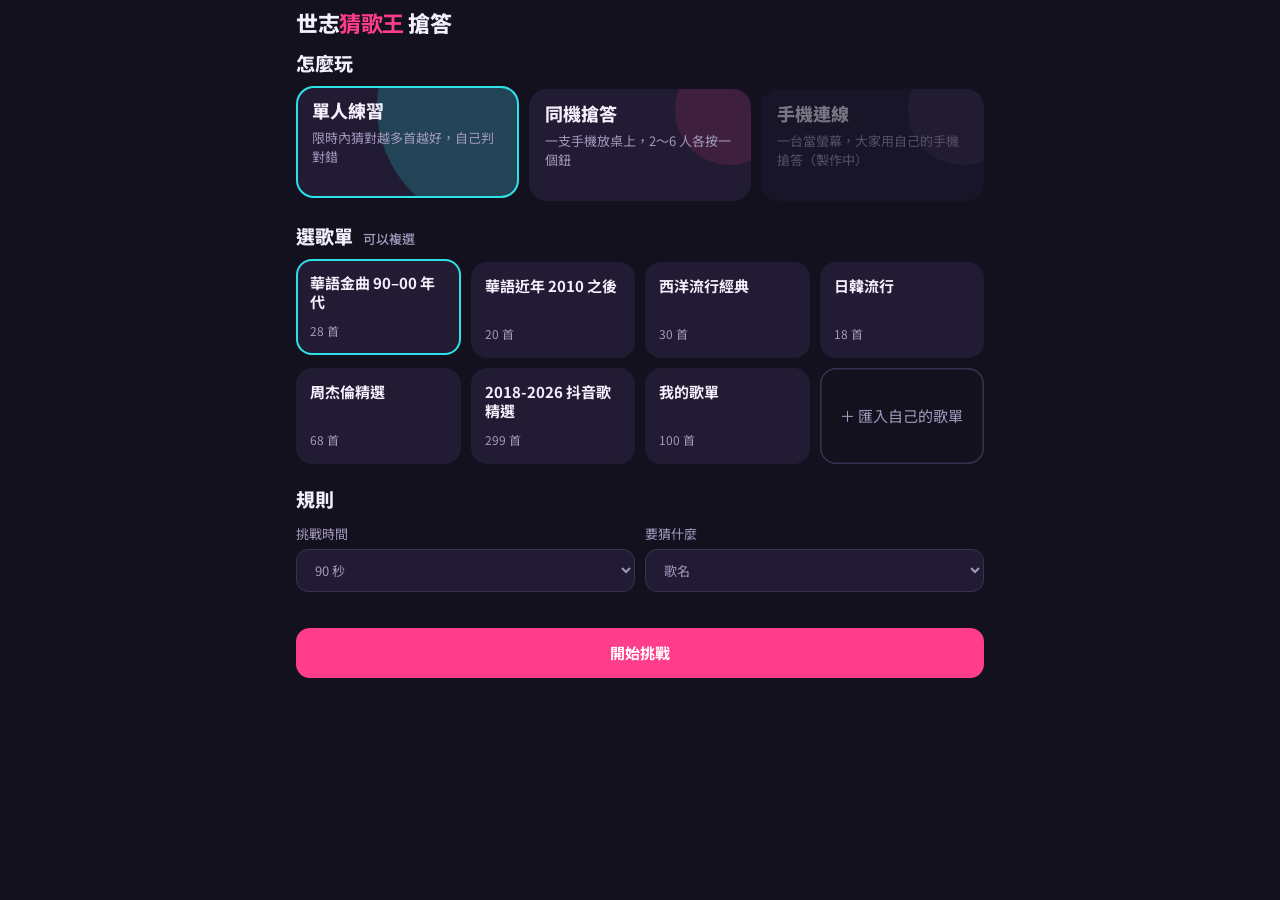
<file: classic.html>
<!doctype html>
<html lang="zh-Hant">
<head>
<meta charset="utf-8">
<meta name="viewport" content="width=device-width,initial-scale=1,viewport-fit=cover,user-scalable=no">
<meta name="theme-color" content="#14111f">
<title>世志猜歌王（舊版）</title>
<link rel="icon" type="image/png" sizes="48x48" href="assets/favicon.png">
<link rel="apple-touch-icon" href="assets/apple-touch-icon.png">
<link rel="preconnect" href="https://fonts.googleapis.com">
<link rel="preconnect" href="https://fonts.gstatic.com" crossorigin>
<link rel="stylesheet" href="https://fonts.googleapis.com/css2?family=Bricolage+Grotesque:opsz,wght@12..96,500;12..96,800&family=Noto+Sans+TC:wght@400;500;700;900&display=swap">
<style>
/* Layout: one-screen phone app. Setup → round (song + buzz pads) → reveal/scoreboard */
:root{
  --ink:#14111f; --surface:#211b33; --line:#3a3152;
  --fg:#f4effc; --muted:#a399bd;
  --pink:#ff3d8b; --cyan:#2de2e6; --sun:#ffd23f; --lime:#9be564; --violet:#a98bff; --orange:#ff9f45;
  --display:"Bricolage Grotesque","Noto Sans TC",system-ui,sans-serif;
  --body:"Noto Sans TC",system-ui,-apple-system,"PingFang TC",sans-serif;
  color-scheme:dark;
}
*{box-sizing:border-box}
html,body{height:100%}
body{margin:0;background:var(--ink);color:var(--fg);font:15px/1.6 var(--body);-webkit-tap-highlight-color:transparent;overscroll-behavior:none}
button,input,select,textarea{font:inherit;color:inherit}
button{cursor:pointer;touch-action:manipulation}
:focus-visible{outline:2px solid var(--cyan);outline-offset:2px}
[hidden]{display:none!important}

.app{min-height:100%;display:flex;flex-direction:column;max-width:720px;margin:0 auto;padding-inline:16px;padding-top:env(safe-area-inset-top,0px);padding-bottom:calc(14px + env(safe-area-inset-bottom,0px))}
header.top{display:flex;align-items:center;justify-content:space-between;gap:12px;padding-block:14px}
.logo{font:800 22px/1 var(--display);letter-spacing:-.02em}
.logo b{color:var(--pink)}
.linkbtn{background:none;border:0;color:var(--muted);padding:6px 4px}

h2{font:800 19px/1.2 var(--display);margin:0;display:flex;align-items:baseline;gap:10px;flex-wrap:wrap}
h2 small{font:500 13px var(--body);color:var(--muted)}
.note{font-size:13px;color:var(--muted);margin:0}
.err{color:var(--pink)}
.btn{border:0;border-radius:14px;padding:13px 22px;font-weight:700;background:var(--fg);color:var(--ink);min-height:50px}
.btn.pink{background:var(--pink);color:#fff}
.btn.ghost{background:transparent;color:var(--fg);box-shadow:inset 0 0 0 1.5px var(--line)}
.btn.small{padding:7px 14px;min-height:38px;border-radius:10px;font-weight:500}
.btn:disabled{opacity:.45}
.row{display:flex;flex-wrap:wrap;gap:10px}
.input{flex:1;min-width:0;background:var(--surface);border:1.5px solid var(--line);border-radius:12px;padding:10px 14px}
.input:focus{border-color:var(--cyan);outline:none}
textarea.input{min-height:150px;resize:vertical;width:100%}

/* ---------- setup ---------- */
.setup{display:flex;flex-direction:column;gap:26px;padding-block:4px 20px}
.block{display:flex;flex-direction:column;gap:12px}
.lists{display:grid;grid-template-columns:repeat(auto-fill,minmax(150px,1fr));gap:10px}
.list{position:relative;text-align:left;border:0;border-radius:16px;padding:14px;min-height:96px;background:var(--surface);display:flex;flex-direction:column;justify-content:space-between;gap:8px;box-shadow:inset 0 0 0 2px transparent}
.list .n{font-weight:700;line-height:1.3}
.list .c{font-size:12px;color:var(--muted)}
.list[aria-pressed="true"]{box-shadow:inset 0 0 0 2px var(--cyan)}
.list .mine{position:absolute;top:10px;right:10px;font-size:11px;color:var(--ink);background:var(--sun);border-radius:6px;padding:0 6px}
.list.add{background:transparent;box-shadow:inset 0 0 0 1.5px var(--line);align-items:center;justify-content:center;color:var(--muted);text-align:center}

.players{display:flex;flex-wrap:wrap;gap:8px}
.chip{display:flex;align-items:center;gap:6px;border-radius:999px;padding:4px 6px 4px 12px;background:var(--surface);font-weight:500}
.chip i{width:10px;height:10px;border-radius:50%;flex:none}
.chip button{border:0;background:var(--line);width:24px;height:24px;border-radius:50%;font-size:12px;line-height:1}
.opts{display:grid;grid-template-columns:repeat(auto-fit,minmax(150px,1fr));gap:10px}
.opt{display:flex;flex-direction:column;gap:4px;font-size:13px;color:var(--muted)}
.opt select{flex:none;width:100%}

/* ---------- import sheet ---------- */
.sheet{position:fixed;inset:0;background:rgba(10,8,16,.7);display:flex;align-items:flex-end;justify-content:center;z-index:20}
.sheet .panel{width:100%;max-width:720px;max-height:92%;overflow:auto;background:var(--ink);border-radius:22px 22px 0 0;padding:20px 16px calc(20px + env(safe-area-inset-bottom,0px));display:flex;flex-direction:column;gap:12px;box-shadow:0 -1px 0 var(--line)}

/* ---------- round ---------- */
.round{flex:1;display:flex;flex-direction:column;gap:14px;min-height:0}
.hud{display:flex;justify-content:space-between;align-items:center;font-size:13px;color:var(--muted);font-variant-numeric:tabular-nums}
.stage{flex:1;display:flex;flex-direction:column;align-items:center;justify-content:center;gap:16px;text-align:center;min-height:240px}
.big{font:800 clamp(28px,7.5vw,42px)/1.1 var(--display);letter-spacing:-.02em;text-wrap:balance;margin:0}
.record{width:min(52vw,210px);aspect-ratio:1;max-width:100%;border-radius:50%;
  background:radial-gradient(circle,var(--pink) 0 14%,var(--ink) 14.5% 16%,transparent 16.5%),
  repeating-radial-gradient(circle,#0c0a13 0 2px,#1d1830 2px 4px);
  box-shadow:0 0 0 6px var(--surface),0 18px 50px -10px rgba(255,61,139,.35)}
.spin{animation:spin 1.8s linear infinite}
.paused .spin{animation-play-state:paused}
@keyframes spin{to{transform:rotate(360deg)}}
.timer{font:800 18px var(--display);font-variant-numeric:tabular-nums;color:var(--muted)}
.bar{width:min(70vw,300px);height:6px;border-radius:3px;background:var(--surface);overflow:hidden}
.bar i{display:block;height:100%;width:0;background:var(--cyan)}

.buzzed{font:800 clamp(30px,9vw,48px)/1.1 var(--display)}
.answer{display:flex;gap:14px;align-items:center;text-align:left;background:var(--surface);border-radius:18px;padding:14px;max-width:100%}
.answer img{width:84px;height:84px;border-radius:12px;flex:none;background:var(--line)}
.answer > div{min-width:0}
.answer .y{font:800 36px/1 var(--display);color:var(--sun);font-variant-numeric:tabular-nums}
.answer .t{font-weight:700;font-size:18px;line-height:1.3}

.pads{display:grid;gap:8px;grid-template-columns:repeat(var(--cols,2),minmax(0,1fr))}
.pad{border:0;border-radius:18px;min-height:clamp(70px,13vh,120px);font:800 20px var(--display);color:#14111f;background:var(--c);display:flex;flex-direction:column;align-items:center;justify-content:center;gap:2px;user-select:none;-webkit-user-select:none;transition:transform .08s,opacity .2s}
.pad:active{transform:scale(.97)}
.pad small{font:500 12px var(--body);opacity:.75}
.pad.out{opacity:.22}
.pad.win{outline:4px solid var(--fg);outline-offset:2px}

.board{display:flex;flex-direction:column;gap:6px;width:100%;max-width:420px}
.score{display:grid;grid-template-columns:12px minmax(0,1fr) auto;gap:10px;align-items:center;background:var(--surface);border-radius:12px;padding:8px 14px;text-align:left}
.score i{width:12px;height:12px;border-radius:50%}
.score b{font:800 20px var(--display);font-variant-numeric:tabular-nums}
.score.lead{box-shadow:inset 0 0 0 2px var(--sun)}
.adj{display:flex;gap:4px}
.adj button{width:30px;height:30px;border-radius:8px;border:0;background:var(--line)}

/* ---------- motion ---------- */
.stage:not([hidden]){animation:enter .38s cubic-bezier(.2,.9,.25,1) both}
@keyframes enter{from{opacity:0;transform:translateY(14px) scale(.98)}}
.disc{position:relative;display:grid;place-items:center}
.disc::before,.disc::after{content:"";position:absolute;inset:0;border-radius:50%;border:2px solid var(--pink);animation:ripple 2.4s ease-out infinite;pointer-events:none}
.disc::after{animation-delay:1.2s;border-color:var(--cyan)}
.paused .disc::before,.paused .disc::after{animation-play-state:paused;opacity:0}
@keyframes ripple{from{transform:scale(1);opacity:.7}to{transform:scale(1.65);opacity:0}}
.bar i{transition:width .25s linear,background .3s}
.bar.hot i{background:var(--pink)}
.timer.hot{color:var(--pink);animation:tick 1s ease-in-out infinite}
@keyframes tick{50%{transform:scale(1.15)}}
.flash{position:fixed;inset:0;pointer-events:none;z-index:30;background:var(--flash,var(--pink));opacity:0}
.flash.go{animation:flash .6s ease-out}
@keyframes flash{0%{opacity:.85}100%{opacity:0}}
.slam{animation:slam .55s cubic-bezier(.2,1.6,.4,1) both}
@keyframes slam{from{transform:scale(2.4) rotate(-6deg);opacity:0}}
.shake{animation:shake .42s}
@keyframes shake{20%,60%{transform:translateX(-10px)}40%,80%{transform:translateX(10px)}}
.answer.flipin{animation:flipin .65s cubic-bezier(.2,.9,.3,1.2) both}
@keyframes flipin{from{transform:perspective(700px) rotateY(-95deg);opacity:0}}
.answer.flipin .t,.answer.flipin .note{animation:enter .4s .5s both}
.pad.win{animation:lit .6s}
@keyframes lit{0%{transform:scale(1.08);filter:brightness(1.35)}}
.pad.pop small{display:inline-block;animation:pop .55s cubic-bezier(.2,1.8,.4,1)}
@keyframes pop{40%{transform:scale(2)}}
.pad.justout{animation:shake .4s}
.score{animation:enter .35s both;animation-delay:calc(var(--i,0) * 70ms)}
.btn{transition:transform .1s,opacity .2s}
.btn:active:not(:disabled){transform:scale(.96)}
.list{transition:transform .18s,box-shadow .2s}
.list[aria-pressed="true"]{transform:translateY(-3px)}
.sheet:not([hidden]) .panel{animation:sheetup .35s cubic-bezier(.2,.9,.25,1) both}
@keyframes sheetup{from{transform:translateY(100%)}}
#fx{position:fixed;inset:0;width:100%;height:100%;pointer-events:none;z-index:31}
.setup > .block:last-child{position:sticky;bottom:0;z-index:5;margin-top:-10px;padding:20px 0 calc(4px + env(safe-area-inset-bottom,0px));background:linear-gradient(transparent,var(--ink) 34%)}

/* ---------- modes ---------- */
.modes{display:grid;grid-template-columns:repeat(3,minmax(0,1fr));gap:10px}
.mode{position:relative;overflow:hidden;text-align:left;border:0;border-radius:18px;padding:16px;min-height:112px;background:var(--surface);display:flex;flex-direction:column;gap:6px;box-shadow:inset 0 0 0 2px transparent;transition:transform .3s cubic-bezier(.2,.9,.25,1),box-shadow .2s}
.mode b{position:relative;font:800 18px/1.2 var(--display)}
.mode span{position:relative;font-size:13px;color:var(--muted);line-height:1.45}
.mode::before{content:"";position:absolute;right:-34px;top:-34px;width:110px;height:110px;border-radius:50%;background:var(--c);opacity:.13;transition:transform .6s cubic-bezier(.2,.9,.25,1),opacity .3s}
.mode[aria-pressed="true"]{box-shadow:inset 0 0 0 2px var(--c);transform:translateY(-3px)}
.mode[aria-pressed="true"]::before{transform:scale(2.2);opacity:.2}
.mode:disabled{opacity:.45;cursor:default}
@media (max-width:540px){.modes{grid-template-columns:1fr}.mode{min-height:0}}

/* ---------- practice ---------- */
.practice{flex:1;display:flex;flex-direction:column;gap:10px;min-height:0}
.phud{display:flex;align-items:flex-end;justify-content:space-between;gap:12px}
.clock{font:800 34px/1 var(--display);font-variant-numeric:tabular-nums;letter-spacing:-.02em;display:inline-block}
.clock.hot{color:var(--pink);animation:tick 1s ease-in-out infinite}
.tally{display:flex;align-items:baseline;gap:8px}
.count{font:800 34px/1 var(--display);color:var(--lime);font-variant-numeric:tabular-nums;display:inline-block}
.count.bump{animation:bump .5s cubic-bezier(.2,1.8,.4,1)}
@keyframes bump{40%{transform:scale(1.7)}}
.streak{align-self:center;font:700 13px/1.6 var(--body);color:var(--ink);background:var(--sun);border-radius:999px;padding:1px 10px}
.streak.on{animation:pop .5s cubic-bezier(.2,1.8,.4,1)}
.tbar{height:8px;border-radius:4px;background:var(--surface);overflow:hidden}
.tbar i{display:block;height:100%;transform-origin:left;background:linear-gradient(90deg,var(--cyan),var(--violet),var(--pink),var(--cyan));background-size:300% 100%;animation:flow 4s linear infinite}
@keyframes flow{to{background-position:300% 0}}
.practice.done .phud,.practice.done .tbar{display:none}

.pstage{flex:1;display:flex;flex-direction:column;align-items:center;justify-content:center;gap:20px;text-align:center;min-height:320px}
.cd{font:800 clamp(120px,38vw,200px)/1 var(--display);letter-spacing:-.04em}
.cd.word{font-size:clamp(56px,16vw,96px);color:var(--sun)}
.cd.go{animation:cdin .75s cubic-bezier(.2,.9,.25,1) both}
@keyframes cdin{0%{transform:scale(2.6);opacity:0;filter:blur(8px)}30%{transform:scale(1);opacity:1;filter:blur(0)}80%{transform:scale(.92);opacity:1}100%{transform:scale(.7);opacity:0}}

.orbwrap{position:relative;width:min(60vw,260px);aspect-ratio:1;display:grid;place-items:center;margin:32px 0}
.orbwrap.in{animation:orbin .5s cubic-bezier(.2,1.5,.4,1) both}
@keyframes orbin{from{transform:scale(.55);opacity:0}}
.orbwrap.out{animation:orbout .28s cubic-bezier(.5,0,.75,0) both}
@keyframes orbout{to{transform:translateX(-45%) scale(.7) rotate(-8deg);opacity:0}}
.viz{position:absolute;left:-30%;top:-30%;width:160%;height:160%;pointer-events:none}
.prog{position:absolute;inset:-12px;border-radius:50%;background:conic-gradient(var(--fg) calc(var(--p,0) * 1turn),rgba(255,255,255,.08) 0);-webkit-mask:radial-gradient(farthest-side,transparent calc(100% - 5px),#000 calc(100% - 4px));mask:radial-gradient(farthest-side,transparent calc(100% - 5px),#000 calc(100% - 4px))}
.orb{position:relative;z-index:1;width:100%;height:100%;border-radius:50%;border:0;color:#fff;
  background:radial-gradient(circle at 34% 28%,#ff8cbb 0,var(--pink) 42%,#a3268c 100%);
  box-shadow:0 24px 70px -14px rgba(255,61,139,.65),inset 0 -14px 34px rgba(40,0,40,.3);
  display:flex;flex-direction:column;align-items:center;justify-content:center;gap:4px;user-select:none;-webkit-user-select:none;
  animation:breathe 1.8s ease-in-out infinite;transition:transform .12s}
@keyframes breathe{50%{transform:scale(1.035)}}
.orb:active{transform:scale(.93);animation-play-state:paused}
.orbwrap .record{position:relative;z-index:1;width:100%;max-width:none}
.orb b{font:800 clamp(24px,6.5vw,32px)/1.1 var(--display)}
.orb small{font-size:13px;opacity:.85}

.card{width:min(100%,380px);background:var(--surface);border-radius:24px;padding:18px 18px 16px;display:flex;flex-direction:column;align-items:center;gap:8px;box-shadow:0 30px 60px -24px rgba(0,0,0,.7)}
.card img{width:min(44vw,176px);aspect-ratio:1;border-radius:16px;background:var(--line);box-shadow:0 16px 36px -14px rgba(0,0,0,.8)}
.card .y{font:800 40px/1 var(--display);color:var(--sun);font-variant-numeric:tabular-nums}
.card .t{font:800 22px/1.25 var(--display);text-wrap:balance}
.card .rt{margin:0;font-weight:700;font-size:13px;color:var(--cyan)}
.card .ask{margin-top:4px}
.card.morph{animation:morph .6s cubic-bezier(.2,.9,.25,1.12) both}
@keyframes morph{from{transform:scale(.3);border-radius:50%;opacity:0;filter:blur(6px)}55%{opacity:1;filter:blur(0)}}
.card.goR{animation:goR .4s cubic-bezier(.5,0,.75,0) both}
@keyframes goR{to{transform:translateX(130%) rotate(16deg);opacity:0}}
.card.goL{animation:goL .4s cubic-bezier(.5,0,.75,0) both}
@keyframes goL{20%{transform:translateX(12px)}to{transform:translate(-40%,60%) rotate(-12deg) scale(.8);opacity:0}}
.judge{display:grid;grid-template-columns:1fr 1fr;gap:10px;width:min(100%,380px)}
.jbtn{min-height:64px;border:0;border-radius:18px;font:800 19px var(--display);transition:transform .1s}
.jbtn:active{transform:scale(.95)}
.jbtn.ok{background:var(--lime);color:var(--ink)}
.jbtn.no{background:transparent;color:var(--fg);box-shadow:inset 0 0 0 2px var(--line)}
.kbd{display:none;margin-left:8px;font:500 12px var(--body);opacity:.6;border:1px solid currentColor;border-radius:5px;padding:0 5px;vertical-align:2px}
@media (hover:hover) and (pointer:fine){.kbd{display:inline-block}}

.plast{min-height:50px;display:flex;justify-content:center}
.ptoast{display:flex;align-items:center;gap:10px;background:var(--surface);border-radius:14px;padding:6px 14px 6px 6px;max-width:100%;font-size:13px}
.ptoast img{width:38px;height:38px;border-radius:8px;flex:none;background:var(--line)}
.ptoast .nm{min-width:0;overflow:hidden;text-overflow:ellipsis;white-space:nowrap}
.ptoast.in{animation:toastin .45s cubic-bezier(.2,1.3,.4,1) both}
@keyframes toastin{from{transform:translateY(16px) scale(.9);opacity:0}}
.m{font-weight:900;flex:none}
.m.right{color:var(--lime)} .m.wrong{color:var(--pink)} .m.skip,.m.timeout{color:var(--muted);font-weight:500}

.result{justify-content:flex-start;gap:16px;padding-top:8px}
.res-n{font:800 clamp(96px,30vw,150px)/.9 var(--display);color:var(--lime);font-variant-numeric:tabular-nums;letter-spacing:-.04em}
.res-l{margin:0;font-weight:700;display:flex;align-items:center;gap:10px;flex-wrap:wrap;justify-content:center}
.pb{display:inline-block;background:var(--sun);color:var(--ink);font-weight:900;border-radius:8px;padding:2px 10px;transform:rotate(-6deg)}
.pb.stamp{animation:stamp .55s .9s cubic-bezier(.2,1.6,.4,1) both}
@keyframes stamp{from{transform:scale(3) rotate(-24deg);opacity:0}}
.stats{display:grid;grid-template-columns:repeat(3,minmax(0,1fr));gap:8px;width:100%;max-width:420px}
.stat{background:var(--surface);border-radius:14px;padding:10px 6px;animation:enter .4s both;animation-delay:calc(.6s + var(--i) * 90ms)}
.stat b{display:block;font:800 22px/1.2 var(--display);font-variant-numeric:tabular-nums}
.stat span{font-size:12px;color:var(--muted)}
.hist{list-style:none;margin:0;padding:0;width:100%;max-width:420px;display:flex;flex-direction:column;gap:6px}
.hist li{display:grid;grid-template-columns:44px 40px minmax(0,1fr) 36px;gap:10px;align-items:center;background:var(--surface);border-radius:12px;padding:6px;text-align:left;animation:enter .35s both;animation-delay:calc(1s + var(--i) * 45ms)}
.hist .m{text-align:center;font-size:13px}
.hist img{width:40px;height:40px;border-radius:8px;background:var(--line)}
.hist .nm{min-width:0;display:flex;flex-direction:column;line-height:1.35}
.hist .nm b,.hist .nm small{overflow:hidden;text-overflow:ellipsis;white-space:nowrap}
.hist .nm small{color:var(--muted)}
.hist button{border:0;background:var(--line);border-radius:10px;width:36px;height:36px;font-size:12px}
.hist button.on{background:var(--cyan);color:var(--ink)}

.shock{position:fixed;width:80px;height:80px;margin:-40px 0 0 -40px;border-radius:50%;border:3px solid var(--c);pointer-events:none;z-index:28;animation:shock .75s cubic-bezier(.1,.8,.3,1) forwards}
@keyframes shock{from{transform:scale(.3);opacity:1}to{transform:scale(6);opacity:0;border-width:1px}}
.float{position:fixed;z-index:32;font:800 24px var(--display);color:var(--lime);pointer-events:none;animation:floatup .9s cubic-bezier(.2,.8,.3,1) forwards}
@keyframes floatup{from{transform:translate(-50%,0) scale(.6);opacity:0}20%{opacity:1;transform:translate(-50%,-12px) scale(1.25)}to{transform:translate(-50%,-64px) scale(1);opacity:0}}
#vig{position:fixed;inset:0;pointer-events:none;z-index:27;box-shadow:inset 0 0 0 0 rgba(255,61,139,0)}
#vig.on{animation:heart 1s ease-in-out infinite}
@keyframes heart{0%,100%{box-shadow:inset 0 0 90px 0 rgba(255,61,139,.12)}15%{box-shadow:inset 0 0 120px 24px rgba(255,61,139,.42)}}

@media (prefers-reduced-motion:reduce){*,*::before,*::after{animation:none!important;transition:none!important}}
</style>
</head>
<body>
<div class="app">
  <header class="top">
    <div class="logo">世志<b>猜歌王</b> 搶答</div>
    <button id="quitBtn" class="linkbtn" hidden>結束這局</button>
  </header>

  <!-- ================= SETUP ================= -->
  <section id="setup" class="setup">
    <div class="block">
      <h2>怎麼玩</h2>
      <div id="modes" class="modes">
        <button class="mode" data-mode="practice" style="--c:var(--cyan)"><b>單人練習</b><span>限時內猜對越多首越好，自己判對錯</span></button>
        <button class="mode" data-mode="party" style="--c:var(--pink)"><b>同機搶答</b><span>一支手機放桌上，2～6 人各按一個鈕</span></button>
        <button class="mode" data-mode="online" style="--c:var(--violet)" disabled><b>手機連線</b><span>一台當螢幕，大家用自己的手機搶答（製作中）</span></button>
      </div>
    </div>

    <div class="block">
      <h2>選歌單 <small>可以複選</small></h2>
      <div id="lists" class="lists"></div>
    </div>

    <div class="block" id="playersBlock">
      <h2>玩家 <small>每人一個搶答鈕，最多 6 人</small></h2>
      <div id="players" class="players"></div>
      <div class="row">
        <input id="newPlayer" class="input" placeholder="輸入名字後按加入" maxlength="8" enterkeyhint="done">
        <button id="addPlayer" class="btn small">加入</button>
      </div>
    </div>

    <div class="block">
      <h2>規則</h2>
      <div class="opts">
        <label class="opt" data-practice>挑戰時間
          <select id="optDur" class="input">
            <option value="60">60 秒</option>
            <option value="90" selected>90 秒</option>
            <option value="120">2 分鐘</option>
            <option value="180">3 分鐘</option>
          </select>
        </label>
        <label class="opt">要猜什麼
          <select id="optGuess" class="input">
            <option value="歌名">歌名</option>
            <option value="歌手">歌手</option>
            <option value="歌名＋歌手">歌名＋歌手</option>
            <option value="年份（差 2 年內算對）">年份（差 2 年內）</option>
          </select>
        </label>
        <label class="opt" data-party>答錯怎麼辦
          <select id="optWrong" class="input">
            <option value="lock">這首不能再搶</option>
            <option value="minus">扣 1 分，可再搶</option>
          </select>
        </label>
        <label class="opt" data-party>獲勝分數
          <select id="optWin" class="input">
            <option value="5">先到 5 分</option>
            <option value="10" selected>先到 10 分</option>
            <option value="0">不設上限</option>
          </select>
        </label>
      </div>
    </div>

    <div class="block">
      <button id="startBtn" class="btn pink">開始遊戲</button>
      <p id="setupMsg" class="note"></p>
    </div>
  </section>

  <!-- ================= ROUND ================= -->
  <section id="round" class="round" hidden>
    <div class="hud"><span id="hudRound">第 1 首</span><span id="hudGuess">猜歌名</span></div>

    <div id="vReady" class="stage">
      <div class="record"></div>
      <p id="readyMsg" class="big">準備好了嗎？</p>
      <button id="playBtn" class="btn pink" disabled>播放下一首</button>
    </div>

    <div id="vPlay" class="stage" hidden>
      <div class="orbwrap"><canvas id="viz2" class="viz" aria-hidden="true"></canvas><div id="prog2" class="prog"></div>
        <div class="record spin"></div></div>
      <div class="bar" id="bar"><i id="barFill"></i></div>
      <div id="timer" class="timer">0:30</div>
      <div class="row" style="justify-content:center">
        <button id="replayBtn" class="btn ghost small">重聽</button>
        <button id="revealBtn" class="btn ghost small">沒人答得出來，看答案</button>
      </div>
    </div>

    <div id="vBuzz" class="stage" hidden>
      <div id="buzzName" class="buzzed">小明 搶答！</div>
      <p class="note" id="buzzHint">請說出答案</p>
      <div class="row" style="justify-content:center">
        <button id="rightBtn" class="btn pink">答對</button>
        <button id="wrongBtn" class="btn ghost">答錯</button>
      </div>
    </div>

    <div id="vReveal" class="stage" hidden>
      <div id="revealHead" class="note"></div>
      <div id="answer" class="answer"></div>
      <div id="board" class="board"></div>
      <button id="nextBtn" class="btn pink">播放下一首</button>
    </div>

    <div id="pads" class="pads"></div>
  </section>

  <!-- ================= PRACTICE ================= -->
  <section id="practice" class="practice" hidden>
    <div class="phud">
      <div id="pClock" class="clock">1:30</div>
      <div class="tally"><span id="pStreak" class="streak" hidden></span><span id="pCount" class="count">0</span><span class="note">首答對</span></div>
    </div>
    <div class="tbar"><i id="pBar"></i></div>

    <div id="pCd" class="pstage">
      <div id="cdNum" class="cd">3</div>
      <p class="note">聽出來就按大圓鈕，看答案後自己判對錯</p>
    </div>

    <div id="pPlay" class="pstage" hidden>
      <div id="orbwrap" class="orbwrap">
        <canvas id="viz" class="viz" aria-hidden="true"></canvas>
        <div id="prog" class="prog"></div>
        <button id="orb" class="orb"><b id="orbLabel">我知道了！</b><small id="orbSub">聽出來就按</small></button>
      </div>
      <button id="skipBtn" class="btn ghost small">跳過這首<span class="kbd">S</span></button>
    </div>

    <div id="pJudge" class="pstage" hidden>
      <div id="pCard" class="card"></div>
      <div class="judge">
        <button id="noBtn" class="jbtn no">沒猜對<span class="kbd">←</span></button>
        <button id="okBtn" class="jbtn ok">猜對了<span class="kbd">→</span></button>
      </div>
    </div>

    <div id="pResult" class="pstage result" hidden></div>
    <div id="pLast" class="plast" aria-live="polite"></div>
  </section>
</div>
<div id="vig"></div>

<!-- ================= IMPORT SHEET ================= -->
<div id="sheet" class="sheet" hidden>
  <div class="panel" role="dialog" aria-labelledby="sheetTitle">
    <h2 id="sheetTitle">匯入歌單</h2>
    <input id="impName" class="input" placeholder="歌單名稱，例如：大學同學" maxlength="20">
    <textarea id="impText" class="input" placeholder="一行一首，寫「歌名 歌手」就好&#10;小幸運 田馥甄&#10;Dancing Queen ABBA&#10;倔強 五月天&#10;&#10;也可以直接貼 Apple Music 歌曲連結"></textarea>
    <div class="row">
      <label class="btn ghost small" style="display:inline-grid;place-items:center">從檔案讀取（.txt / .csv）<input id="impFile" type="file" accept=".txt,.csv,text/plain,text/csv" hidden></label>
    </div>
    <p class="note">朋友可以各自把想放的歌傳給你，貼在一起就好。歌曲會在遊戲中才去 Apple Music 曲庫找，找不到的會自動跳過。</p>
    <div class="row">
      <button id="impSave" class="btn pink">儲存歌單</button>
      <button id="impDelete" class="btn ghost" hidden>刪除這份歌單</button>
      <button id="impCancel" class="btn ghost">取消</button>
    </div>
  </div>
</div>

<div id="flashEl" class="flash"></div>
<canvas id="fx"></canvas>
<audio id="player" preload="auto" playsinline></audio>

<script src="songs-data.js"></script>
<script>
(() => {
const $ = s => document.querySelector(s);
const esc = s => String(s ?? "").replace(/[&<>"']/g, c => ({"&":"&amp;","<":"&lt;",">":"&gt;",'"':"&quot;","'":"&#39;"}[c]));
const store = {
  get(k, d){ try{ const v = localStorage.getItem(k); return v ? JSON.parse(v) : d; }catch{ return d; } },
  set(k, v){ try{ localStorage.setItem(k, JSON.stringify(v)); }catch{} }
};
const shuffle = a => { a = a.slice(); for (let i = a.length - 1; i > 0; i--) { const j = Math.random() * (i + 1) | 0; [a[i], a[j]] = [a[j], a[i]]; } return a; };

/* ---------- built-in playlists: looked up ahead of time by build-songs.js ---------- */
const DATA = window.SONG_DATA || { lists: [] };
const BUILTIN = DATA.lists.filter(l => l.songs && l.songs.length);
const linesOf = txt => txt.split(/\r?\n/).map(s => s.replace(/^\s*\d+[.、)）]\s*/, "").replace(/[,，\t;]+/g, " ").trim()).filter(Boolean);
let custom = store.get("hitsterLists", []);
let selected = new Set(store.get("hitsterSel", []));
const countOf = l => Array.isArray(l.songs) ? l.songs.length : linesOf(l.songs).length;
let players = store.get("hitsterPlayers", ["玩家 1", "玩家 2"]);
const COLORS = ["--pink","--cyan","--sun","--lime","--violet","--orange"];
const colorOf = i => `var(${COLORS[i % COLORS.length]})`;

/* ---------- song lookup: Apple Music first, Deezer as backup ---------- */
let cbN = 0;
function jsonp(url, param = "callback"){
  return new Promise((res, rej) => {
    const name = "hcb" + (++cbN) + "x" + Math.floor(Math.random() * 1e6);
    const s = document.createElement("script");
    const t = setTimeout(() => { cleanup(); rej(new Error("timeout")); }, 9000);
    function cleanup(){ clearTimeout(t); delete window[name]; s.remove(); }
    window[name] = d => { cleanup(); res(d); };
    s.onerror = () => { cleanup(); rej(new Error("script")); };
    s.src = url + (url.includes("?") ? "&" : "?") + param + "=" + name;
    document.head.appendChild(s);
  });
}
async function getJSON(url, jsonpUrl){
  try { return await jsonp(jsonpUrl || url); }
  catch { const r = await fetch(url); if (!r.ok) throw new Error("http " + r.status); return await r.json(); }
}
const norm = s => (s || "").toLowerCase().replace(/[\(\[（【].*?[\)\]）】]/g, "").replace(/\s*-\s*(remaster|live|single|version).*$/i, "").replace(/[^\p{L}\p{N}]/gu, "");

/* Apple */
async function appleSearch(line){
  let m = line.match(/music\.apple\.com\/([a-z]{2})\/.*?(?:[?&]i=|\/song\/[^/]+\/)(\d+)/i);
  if (m) {
    const d = await getJSON(`https://itunes.apple.com/lookup?id=${m[2]}&country=${m[1]}&entity=song`);
    return (d.results || []).find(r => r.previewUrl) || null;
  }
  const d = await getJSON(`https://itunes.apple.com/search?term=${encodeURIComponent(line)}&country=TW&media=music&entity=song&limit=10`);
  const res = (d.results || []).filter(r => r.previewUrl);
  if (!res.length) return null;
  // same song, earliest release → avoids remasters / compilations giving a late year
  const key = norm(res[0].trackName), artist = res[0].artistName;
  const same = res.filter(r => norm(r.trackName) === key && r.artistName === artist && r.releaseDate);
  same.sort((a, b) => a.releaseDate.localeCompare(b.releaseDate));
  return same[0] || res[0];
}

/* Deezer */
const dz = path => { const u = `https://api.deezer.com/${path}`; return getJSON(u, u + (u.includes("?") ? "&" : "?") + "output=jsonp"); };
async function deezerSearch(line){
  if (/music\.apple\.com/i.test(line)) return null;
  const d = await dz(`search?q=${encodeURIComponent(line)}&limit=10`);
  if (d && d.error) throw new Error("deezer");
  const res = (d.data || []).filter(r => r.preview);
  if (!res.length) return null;
  const key = norm(res[0].title), artist = res[0].artist && res[0].artist.name;
  const pick = res.find(r => norm(r.title) === key && r.artist && r.artist.name === artist) || res[0];
  let date = "";
  try { const al = await dz(`album/${pick.album.id}`); date = al.release_date || ""; } catch {}
  return {
    trackName: pick.title, artistName: pick.artist ? pick.artist.name : "",
    releaseDate: date && date !== "0000-00-00" ? date : "",
    previewUrl: pick.preview, artworkUrl100: pick.album ? (pick.album.cover_medium || "") : "", source: "Deezer"
  };
}

let appleDown = false, deezerDown = false;
async function resolve(line){
  if (!appleDown) {
    try { return await appleSearch(line); }
    catch { appleDown = true; console.warn("Apple Music 連不上，改用 Deezer"); }
  }
  if (!deezerDown) {
    try { return await deezerSearch(line); }
    catch { deezerDown = true; }
  }
  const hint = location.protocol.startsWith("http") && window.top === window.self
    ? "Apple Music 和 Deezer 都連不上。請確認網路正常，並關閉廣告封鎖外掛、Brave 防護或 VPN 後再試。"
    : "目前是在預覽視窗或本機檔案中開啟，請改用 GitHub Pages 的網址打開。";
  appleDown = deezerDown = false;   // let "再試一次" try both again
  const e = new Error(hint); e.network = true; throw e;
}

/* ================= SETUP ================= */
function allLists(){ return [...BUILTIN, ...custom]; }
if (!BUILTIN.length) $("#setupMsg").textContent = "還沒有內建歌單資料（songs-data.js）。請到 GitHub 的 Actions 分頁確認「更新歌單並發布網站」已經跑完。";
if (![...selected].some(id => [...BUILTIN, ...custom].some(l => l.id === id)) && BUILTIN[0]) selected.add(BUILTIN[0].id);
function renderLists(){
  $("#lists").innerHTML = allLists().map(l => {
    const n = countOf(l), mine = l.id.startsWith("c-");
    return `<button class="list" data-id="${l.id}" aria-pressed="${selected.has(l.id)}">
      ${mine ? `<span class="mine">自訂</span>` : ""}
      <span class="n">${esc(l.name)}</span><span class="c">${n} 首${mine ? " · 長按編輯" : ""}</span></button>`;
  }).join("") + `<button class="list add" id="addList">＋ 匯入自己的歌單</button>`;
}
let pressT = null, longPressed = false;
$("#lists").addEventListener("pointerdown", e => {
  const b = e.target.closest(".list[data-id^='c-']"); if (!b) return;
  longPressed = false;
  pressT = setTimeout(() => { longPressed = true; openSheet(b.dataset.id); }, 550);
});
["pointerup","pointerleave","pointercancel"].forEach(t => $("#lists").addEventListener(t, () => clearTimeout(pressT)));
$("#lists").addEventListener("contextmenu", e => { if (e.target.closest(".list[data-id^='c-']")) e.preventDefault(); });
$("#lists").addEventListener("click", e => {
  if (e.target.closest("#addList")) return openSheet(null);
  const b = e.target.closest(".list[data-id]"); if (!b || longPressed) return;
  const id = b.dataset.id;
  selected.has(id) ? selected.delete(id) : selected.add(id);
  haptic("tap");
  store.set("hitsterSel", [...selected]); renderLists();
});

/* import sheet */
let editing = null;
function openSheet(id){
  editing = id;
  const l = custom.find(c => c.id === id);
  $("#sheetTitle").textContent = l ? "編輯歌單" : "匯入歌單";
  $("#impName").value = l ? l.name : "";
  $("#impText").value = l ? l.songs : "";
  $("#impDelete").hidden = !l;
  $("#impDelete").textContent = "刪除這份歌單";
  $("#sheet").hidden = false;
}
$("#impCancel").onclick = () => $("#sheet").hidden = true;
$("#sheet").onclick = e => { if (e.target.id === "sheet") $("#sheet").hidden = true; };
$("#impFile").onchange = async e => {
  const f = e.target.files[0]; if (!f) return;
  const t = await f.text();
  $("#impText").value = ($("#impText").value.trim() + "\n" + t).trim();
  if (!$("#impName").value) $("#impName").value = f.name.replace(/\.\w+$/, "");
  e.target.value = "";
};
$("#impSave").onclick = () => {
  const songs = linesOf($("#impText").value).join("\n");
  if (!songs) { $("#impText").focus(); return; }
  const name = $("#impName").value.trim() || `我的歌單 ${custom.length + 1}`;
  if (editing) Object.assign(custom.find(c => c.id === editing), { name, songs });
  else { const id = "c-" + Date.now(); custom.push({ id, name, songs }); selected.add(id); }
  store.set("hitsterLists", custom); store.set("hitsterSel", [...selected]);
  $("#sheet").hidden = true; renderLists();
};
$("#impDelete").onclick = () => {
  const b = $("#impDelete");
  if (b.textContent !== "確定刪除？") { b.textContent = "確定刪除？"; return; }
  custom = custom.filter(c => c.id !== editing); selected.delete(editing);
  store.set("hitsterLists", custom); store.set("hitsterSel", [...selected]);
  $("#sheet").hidden = true; renderLists();
};

/* players */
function renderPlayers(){
  $("#players").innerHTML = players.length
    ? players.map((p, i) => `<span class="chip"><i style="background:${colorOf(i)}"></i>${esc(p)}<button data-rm="${i}" aria-label="移除 ${esc(p)}">✕</button></span>`).join("")
    : `<span class="note">沒有玩家也能玩：只播歌、看答案，不計分。</span>`;
  $("#addPlayer").disabled = players.length >= 6;
  store.set("hitsterPlayers", players);
}
$("#players").onclick = e => { const b = e.target.closest("[data-rm]"); if (b) { players.splice(+b.dataset.rm, 1); renderPlayers(); } };
function addPlayer(){
  const v = $("#newPlayer").value.trim();
  if (!v || players.length >= 6) return;
  players.push(v); $("#newPlayer").value = ""; renderPlayers();
}
$("#addPlayer").onclick = addPlayer;
$("#newPlayer").addEventListener("keydown", e => { if (e.key === "Enter") addPlayer(); });

/* ================= HAPTICS ================= */
// Android: Vibration API with patterns. iPhone (iOS 18+): toggling a hidden switch gives a light tap.
const hapticLabel = (() => {
  const l = document.createElement("label"), i = document.createElement("input");
  i.type = "checkbox"; i.setAttribute("switch", ""); i.tabIndex = -1;
  l.setAttribute("aria-hidden", "true"); l.style.display = "none";
  l.appendChild(i); document.body.appendChild(l); return l;
})();
const canVibrate = typeof navigator.vibrate === "function";
const HAPTIC = {
  tap:     [15],
  start:   [30],
  buzz:    [180],
  wrong:   [70, 60, 70],
  right:   [40, 40, 40, 40, 120],
  tick:    [25],
  win:     [100, 60, 100, 60, 300]
};
function haptic(kind){
  const pat = HAPTIC[kind] || [20];
  if (canVibrate) { try { navigator.vibrate(pat); } catch {} return; }
  // iOS: one light tap per pulse in the pattern
  let t = 0;
  pat.forEach((ms, k) => {
    if (k % 2 === 0) setTimeout(() => { try { hapticLabel.click(); } catch {} }, t);
    t += ms;
  });
}

/* ================= MOTION ================= */
const reduce = matchMedia("(prefers-reduced-motion: reduce)").matches;
const hexOf = i => getComputedStyle(document.documentElement).getPropertyValue(COLORS[i % COLORS.length]).trim();
function restart(el, cls){ el.classList.remove(cls); void el.offsetWidth; el.classList.add(cls); }
function flash(i){ const f = $("#flashEl"); f.style.setProperty("--flash", hexOf(i)); restart(f, "go"); }
function rollYear(el, y){
  const t = +y;
  if (!t || reduce) { el.textContent = y; return; }
  const from = t - 35, dur = 1000, t0 = performance.now();
  (function f(now){
    const p = Math.min(1, (now - t0) / dur), e = 1 - Math.pow(1 - p, 3);
    el.textContent = Math.round(from + (t - from) * e);
    if (p < 1) requestAnimationFrame(f);
  })(t0);
}
const fx = $("#fx"), fctx = fx.getContext("2d");
let parts = [], fxOn = false;
function confetti(colors, n = 110, ox = .5, oy = .42){
  if (reduce) return;
  const dpr = devicePixelRatio || 1;
  fx.width = innerWidth * dpr; fx.height = innerHeight * dpr; fctx.setTransform(dpr, 0, 0, dpr, 0, 0);
  for (let k = 0; k < n; k++) parts.push({
    x: innerWidth * ox + (Math.random() - .5) * 60, y: innerHeight * oy,
    vx: (Math.random() - .5) * 15, vy: -Math.random() * 13 - 5,
    w: Math.random() * 7 + 5, h: Math.random() * 4 + 3, c: colors[k % colors.length],
    a: Math.random() * 6, va: (Math.random() - .5) * .45, life: 0
  });
  if (!fxOn) { fxOn = true; requestAnimationFrame(stepFx); }
}
function stepFx(){
  fctx.clearRect(0, 0, innerWidth, innerHeight);
  parts = parts.filter(p => p.y < innerHeight + 30 && p.life < 260);
  for (const p of parts) {
    p.vy += .42; p.vx *= .985; p.x += p.vx; p.y += p.vy; p.a += p.va; p.life++;
    fctx.save(); fctx.translate(p.x, p.y); fctx.rotate(p.a);
    fctx.fillStyle = p.c; fctx.fillRect(-p.w / 2, -p.h / 2, p.w, p.h * Math.abs(Math.cos(p.a * 1.7)) + 1);
    fctx.restore();
  }
  if (parts.length) requestAnimationFrame(stepFx); else { fxOn = false; fctx.clearRect(0, 0, innerWidth, innerHeight); }
}

/* ================= GAME ================= */
const player = $("#player");
let G = null;
const VIEWS = ["vReady","vPlay","vBuzz","vReveal"];
const show = v => { VIEWS.forEach(x => $("#" + x).hidden = x !== v); if (!P) $("#vig").classList.remove("on"); };

function silentWav(){
  const n = 800, b = new ArrayBuffer(44 + n), v = new DataView(b);
  const w = (o, s) => [...s].forEach((c, i) => v.setUint8(o + i, c.charCodeAt(0)));
  w(0,"RIFF"); v.setUint32(4,36+n,true); w(8,"WAVE"); w(12,"fmt "); v.setUint32(16,16,true); v.setUint16(20,1,true); v.setUint16(22,1,true);
  v.setUint32(24,8000,true); v.setUint32(28,8000,true); v.setUint16(32,1,true); v.setUint16(34,8,true); w(36,"data"); v.setUint32(40,n,true);
  for (let i = 0; i < n; i++) v.setUint8(44 + i, 128);
  return URL.createObjectURL(new Blob([b], { type:"audio/wav" }));
}
let wakeLock = null;
async function keepAwake(){ try { if ("wakeLock" in navigator) wakeLock = await navigator.wakeLock.request("screen"); } catch {} }
document.addEventListener("visibilitychange", () => { if ((G || P) && document.visibilityState === "visible") keepAwake(); });

function buildItems(){
  const seen = new Set(), items = [];
  allLists().filter(l => selected.has(l.id)).forEach(l => {
    if (Array.isArray(l.songs)) l.songs.forEach(x => {
      const k = x.k || x.u; if (seen.has(k)) return; seen.add(k);
      items.push({ ready: { trackName: x.title || x.t, artistName: x.artist || x.a, releaseDate: x.y ? String(x.y) : "", previewUrl: x.u, artworkUrl100: x.art } });
    });
    else linesOf(l.songs).forEach(line => {
      const k = "q:" + line.toLowerCase(); if (seen.has(k)) return; seen.add(k);
      items.push({ line });
    });
  });
  return items;
}

$("#startBtn").onclick = async () => {
  const items = buildItems();
  if (!items.length) { $("#setupMsg").textContent = "請至少選一份歌單。"; return; }
  $("#setupMsg").textContent = "";
  const lines = items;
  try { player.src = silentWav(); await player.play(); player.pause(); } catch {}
  keepAwake();
  if (mode === "practice") return startPractice(items);
  requestAnimationFrame(gFrame);
  G = {
    queue: shuffle(lines), total: lines.length, n: 0, next: null, cur: null,
    scores: players.map(() => 0), locked: new Set(), buzzer: -1,
    guess: $("#optGuess").value, wrong: $("#optWrong").value, win: +$("#optWin").value, over: false
  };
  $("#setup").hidden = true; $("#round").hidden = false; $("#quitBtn").hidden = false;
  $("#hudGuess").textContent = "猜" + G.guess;
  renderPads();
  show("vReady");
  $("#readyMsg").textContent = "準備好了嗎？";
  prepareNext();
};

async function prepareNext(){
  G.next = null;
  $("#playBtn").disabled = true; $("#nextBtn").disabled = true;
  $("#playBtn").textContent = $("#nextBtn").textContent = "找歌中…";
  while (G && G.queue.length) {
    const line = G.queue.shift();
    try {
      const r = line.ready || await resolve(line.line);
      if (r) { G.next = r; break; }
    } catch (e) {
      if (e.network) { G.queue.unshift(line); $("#readyMsg").textContent = e.message; $("#readyMsg").classList.add("err"); show("vReady");
        $("#playBtn").disabled = false; $("#playBtn").textContent = "再試一次"; $("#playBtn").onclick = () => { $("#readyMsg").classList.remove("err"); $("#playBtn").onclick = playNext; prepareNext(); }; return; }
    }
  }
  if (!G) return;
  $("#playBtn").onclick = playNext;
  if (G.over) { $("#playBtn").disabled = $("#nextBtn").disabled = false; $("#nextBtn").textContent = "看最後結果"; return; }
  $("#playBtn").disabled = $("#nextBtn").disabled = false;
  $("#playBtn").textContent = $("#nextBtn").textContent = G.next ? "播放下一首" : "看最後結果";
}

function playNext(){
  haptic("start");
  if (!G.next) return finish();
  G.cur = G.next; G.n++;
  G.locked = new Set(); G.buzzer = -1;
  $("#hudRound").textContent = `第 ${G.n} 首`;
  player.src = G.cur.previewUrl;
  player.currentTime = 0;
  player.play().catch(() => {});
  show("vPlay");
  renderPads();
  prepareNext();
}
$("#nextBtn").onclick = () => playNext();
$("#replayBtn").onclick = () => { player.currentTime = 0; player.play().catch(()=>{}); };
$("#revealBtn").onclick = () => reveal(-1);

player.addEventListener("timeupdate", () => {
  if (!G || !G.cur) return;
  const d = isFinite(player.duration) && player.duration > 0 ? player.duration : 30;
  $("#timer").textContent = `0:${String(Math.max(0, Math.ceil(d - player.currentTime))).padStart(2, "0")}`;
  $("#barFill").style.width = Math.min(100, player.currentTime / d * 100) + "%";
  const hot = !player.paused && d - player.currentTime <= 5;
  const sec = Math.ceil(d - player.currentTime);
  if (hot && sec !== G.lastTick) { G.lastTick = sec; haptic("tick"); }
  $("#bar").classList.toggle("hot", hot); $("#timer").classList.toggle("hot", hot);
  $("#prog2").style.setProperty("--p", Math.min(1, player.currentTime / d));
  if (!P) $("#vig").classList.toggle("on", hot && !$("#vPlay").hidden);
});
player.addEventListener("play", () => $("#vPlay").classList.remove("paused"));
player.addEventListener("pause", () => $("#vPlay").classList.add("paused"));
player.addEventListener("ended", () => { if (G && !$("#vPlay").hidden) $("#timer").textContent = "時間到，可以按重聽或看答案"; });

/* buzz pads */
function renderPads(){
  const pads = $("#pads");
  if (!players.length) { pads.innerHTML = ""; return; }
  pads.style.setProperty("--cols", players.length <= 2 ? players.length : players.length <= 4 ? 2 : 3);
  pads.innerHTML = players.map((p, i) =>
    `<button class="pad ${G.locked.has(i) ? "out" : ""} ${G.buzzer === i ? "win" : ""} ${G.pop === i ? "pop" : ""} ${G.justOut === i ? "justout" : ""}" data-p="${i}" style="--c:${colorOf(i)}">
      ${esc(p)}<small>${G.scores[i]} 分</small></button>`).join("");
  G.pop = G.justOut = -1;
}
$("#pads").addEventListener("pointerdown", e => {
  const b = e.target.closest(".pad"); if (!b || !G) return;
  e.preventDefault();
  const i = +b.dataset.p;
  if ($("#vPlay").hidden || G.locked.has(i) || G.buzzer >= 0) return;
  G.buzzer = i;
  player.pause();
  haptic("buzz");
  $("#buzzName").textContent = `${players[i]} 搶答！`;
  $("#buzzName").style.color = colorOf(i);
  $("#buzzHint").textContent = `請說出${G.guess}`;
  show("vBuzz"); renderPads();
  flash(i); restart($("#buzzName"), "slam"); shockAt(b, hexOf(i)); shockAt(b, "#f4effc");
});
$("#rightBtn").onclick = () => { const i = G.buzzer; if (i < 0) return; G.scores[i]++; G.pop = i; haptic("right"); { const pd = $(`.pad[data-p="${i}"]`); if (pd) floatAt(pd, "+1"); } reveal(i); confetti([hexOf(i), "#f4effc", hexOf(i + 2)]); };
$("#wrongBtn").onclick = () => {
  const i = G.buzzer; if (i < 0 || G.judging) return;
  G.judging = true;
  restart($("#buzzName"), "shake");
  haptic("wrong");
  setTimeout(() => { G.judging = false; wrongDone(i); }, 450);
};
function wrongDone(i){
  if (!G) return;
  G.buzzer = -1; G.justOut = i;
  if (G.wrong === "lock") G.locked.add(i); else G.scores[i]--;
  if (G.locked.size >= players.length) return reveal(-1);
  show("vPlay"); renderPads();
  player.play().catch(() => {});
}

function reveal(winner){
  const r = G.cur;
  const y = r.releaseDate ? r.releaseDate.slice(0, 4) : "?";
  $("#revealHead").textContent = winner >= 0 ? `${players[winner]} 答對，+1 分` : "答案是";
  $("#revealHead").style.color = winner >= 0 ? colorOf(winner) : "";
  $("#answer").className = "card";
  $("#answer").innerHTML = `<img alt="" src="${art(r, 300)}"><div class="y">${esc(y)}</div><div class="t">${esc(r.trackName)}</div><div class="note">${esc(r.artistName)}</div>`;
  restart($("#answer"), "morph");
  rollYear($("#answer .y"), y);
  renderBoard();
  G.buzzer = -1; G.locked = new Set(players.map((_, i) => i));
  renderPads();
  show("vReveal");
  if (!player.paused && winner >= 0) player.pause();
  const champ = G.win ? G.scores.findIndex(s => s >= G.win) : -1;
  if (champ >= 0) { G.over = true; $("#nextBtn").textContent = "看最後結果"; $("#nextBtn").onclick = finish; }
}
function renderBoard(final){
  if (!players.length) { $("#board").innerHTML = ""; return; }
  const max = Math.max(...G.scores);
  const order = players.map((p, i) => i).sort((a, b) => G.scores[b] - G.scores[a]);
  $("#board").innerHTML = order.map((i, k) => `<div class="score ${G.scores[i] === max && max > 0 ? "lead" : ""}" style="--i:${k}">
    <i style="background:${colorOf(i)}"></i><span>${esc(players[i])}</span>
    <span class="adj">${final ? "" : `<button data-adj="${i}" data-d="-1" aria-label="${esc(players[i])} 減 1 分">−</button><button data-adj="${i}" data-d="1" aria-label="${esc(players[i])} 加 1 分">＋</button>`}<b>${G.scores[i]}</b></span></div>`).join("");
}
$("#board").onclick = e => {
  const b = e.target.closest("[data-adj]"); if (!b) return;
  G.scores[+b.dataset.adj] += +b.dataset.d; renderBoard(); renderPads();
};
function finish(){
  player.pause();
  show("vReveal");
  const max = players.length ? Math.max(...G.scores) : 0;
  const winners = players.filter((_, i) => G.scores[i] === max);
  $("#revealHead").textContent = "";
  $("#answer").className = "answer";
  $("#answer").innerHTML = `<div style="text-align:center;width:100%"><div class="big">${players.length ? (max > 0 ? esc(winners.join("、")) + " 獲勝！" : "平手！") : "歌單播完了！"}</div>
    <div class="note">總共播了 ${G.n} 首</div></div>`;
  renderBoard(true);
  $("#pads").innerHTML = "";
  restart($("#answer"), "flipin");
  const all = players.length ? players.map((_, i) => hexOf(i)) : COLORS.map((_, i) => hexOf(i));
  haptic("win");
  [[.25,.5],[.75,.5],[.5,.35]].forEach(([x, y], k) => setTimeout(() => confetti(all, 90, x, y), k * 350));
  $("#nextBtn").disabled = false;
  $("#nextBtn").textContent = "回到設定";
  $("#nextBtn").onclick = quit;
}
function quit(){
  player.pause(); G = null;
  try { wakeLock && wakeLock.release(); } catch {}
  $("#round").hidden = true; $("#setup").hidden = false; $("#quitBtn").hidden = true;
  $("#quitBtn").textContent = "結束這局";
  $("#nextBtn").onclick = () => playNext();
}
$("#quitBtn").onclick = () => {
  const b = $("#quitBtn"), label = P ? "結束挑戰" : "結束這局";
  if (b.textContent !== "確定結束？") { b.textContent = "確定結束？"; setTimeout(() => { if (b.textContent === "確定結束？") b.textContent = label; }, 2500); return; }
  if (P) return P.phase === "count" ? pQuit() : pEnd("提前結束");
  finish();
};

/* ================= MODES ================= */
let mode = store.get("hitsterMode", "practice");
function renderMode(){
  document.querySelectorAll(".mode").forEach(b => b.setAttribute("aria-pressed", b.dataset.mode === mode));
  const pr = mode === "practice";
  $("#playersBlock").hidden = pr;
  document.querySelectorAll("[data-party]").forEach(e => e.hidden = pr);
  document.querySelectorAll("[data-practice]").forEach(e => e.hidden = !pr);
  $("#startBtn").textContent = pr ? "開始挑戰" : "開始遊戲";
  store.set("hitsterMode", mode);
}
$("#modes").onclick = e => {
  const b = e.target.closest(".mode"); if (!b || b.disabled) return;
  mode = b.dataset.mode; haptic("tap"); renderMode();
};

/* ================= PRACTICE: timed solo challenge ================= */
// Flow: 3-2-1 → song plays under the orb → tap "我知道了" → answer card (song keeps playing) → self-judge → next.
// Clock keeps running the whole time; when it hits zero mid-judge you finish judging that song, then results.
let P = null;
const PV = ["pCd", "pPlay", "pJudge", "pResult"];
const pShow = v => PV.forEach(x => $("#" + x).hidden = x !== v);
const fmt = ms => { const s = Math.max(0, Math.ceil(ms / 1000)); return `${Math.floor(s / 60)}:${String(s % 60).padStart(2, "0")}`; };
const fine = matchMedia("(hover:hover) and (pointer:fine)").matches;
const ORB_SUB = fine ? "或按空白鍵" : "聽出來就按";
const MK = { right: "答對", wrong: "答錯", skip: "跳過", timeout: "沒聽出" };
const art = (r, n) => esc((r.artworkUrl100 || "").replace("100x100", `${n}x${n}`));

function shockAt(el, color){
  if (reduce || !el) return;
  const b = el.getBoundingClientRect(), d = document.createElement("div");
  d.className = "shock"; d.style.left = b.left + b.width / 2 + "px"; d.style.top = b.top + b.height / 2 + "px"; d.style.setProperty("--c", color);
  d.addEventListener("animationend", () => d.remove()); document.body.appendChild(d);
}
function floatAt(el, text){
  if (reduce) return;
  const b = el.getBoundingClientRect(), d = document.createElement("div");
  d.className = "float"; d.textContent = text; d.style.left = b.left + b.width / 2 + "px"; d.style.top = b.top - 6 + "px";
  d.addEventListener("animationend", () => d.remove()); document.body.appendChild(d);
}
function countUp(el, n){
  if (reduce || !n) { el.textContent = n; return; }
  const t0 = performance.now(), dur = 900;
  (function f(now){ const p = Math.min(1, (now - t0) / dur); el.textContent = Math.round(n * (1 - Math.pow(1 - p, 3))); if (p < 1) requestAnimationFrame(f); })(t0);
}

function startPractice(items){
  P = { items, queue: shuffle(items), durS: +$("#optDur").value, guess: $("#optGuess").value,
        log: [], streak: 0, best: 0, phase: "count", endAt: 0, cur: null, t0: 0, started: false, timeUp: false };
  P.nextP = pFetch();
  $("#setup").hidden = true; $("#practice").hidden = false; $("#practice").classList.remove("done");
  $("#quitBtn").hidden = false; $("#quitBtn").textContent = "結束挑戰";
  $("#pCount").textContent = "0"; $("#pStreak").hidden = true; $("#pLast").innerHTML = "";
  $("#pClock").textContent = fmt(P.durS * 1000); $("#pClock").classList.remove("hot"); $("#pBar").style.transform = "";
  pShow("pCd");
  requestAnimationFrame(pFrame);
  const seq = ["3", "2", "1", "開始！"]; let k = 0;
  const me = P;
  (function step(){
    if (P !== me || P.phase !== "count") return;
    if (k === seq.length) { P.endAt = performance.now() + P.durS * 1000; return pPlayNext(); }
    const el = $("#cdNum"); el.textContent = seq[k]; el.classList.toggle("word", k === 3); restart(el, "go");
    haptic(k === 3 ? "start" : "tick"); shockAt(el, hexOf(k === 3 ? 2 : k));
    k++; setTimeout(step, k === seq.length ? 550 : 750);
  })();
}

async function pFetch(){
  const me = P;
  while (P === me && me.queue.length) {
    const it = me.queue.shift();
    if (it.ready) return it.ready;
    try { const r = await resolve(it.line); if (r) return r; }
    catch (e) { if (e.network) throw e; }
  }
  return null;
}

async function pPlayNext(){
  if (!P) return;
  if (P.timeUp) return pEnd("時間到！");
  P.phase = "load";
  const me = P;
  let r;
  try { r = await P.nextP; } catch (e) { return pEnd(e.message); }
  if (P !== me || P.phase !== "load") return;
  if (!r) return pEnd("歌單裡的歌都聽完了！");
  P.cur = r; P.started = false; P.needTap = false; P.nextP = pFetch();
  player.src = r.previewUrl; player.currentTime = 0;
  P.phase = "play";
  $("#orbLabel").textContent = "我知道了！"; $("#orbSub").textContent = ORB_SUB; $("#prog").style.setProperty("--p", 0);
  $("#orbwrap").classList.remove("out");
  pShow("pPlay"); restart($("#orbwrap"), "in");
  player.play().catch(() => {
    if (P === me && P.phase === "play") { P.needTap = true; $("#orbLabel").textContent = "點我播放"; $("#orbSub").textContent = "瀏覽器暫停了自動播放"; }
  });
}
player.addEventListener("playing", () => { if (P && P.phase === "play" && !P.started) { P.started = true; P.t0 = performance.now(); } });
player.addEventListener("ended", () => { if (P && P.phase === "play") pSkip("timeout"); });
player.addEventListener("error", () => { if (P && P.phase === "play" && player.src !== "" && !player.src.startsWith("blob:")) pPlayNext(); });

function pKnow(){
  if (!P || P.phase !== "play") return;
  if (P.needTap) {
    P.needTap = false; player.play().catch(() => {});
    $("#orbLabel").textContent = "我知道了！"; $("#orbSub").textContent = ORB_SUB; return;
  }
  P.curT = P.started ? (performance.now() - P.t0) / 1000 : 0;
  P.phase = "judge";
  player.pause();   // no audio after buzzing, so nobody can confirm the answer by listening
  haptic("buzz"); shockAt($("#orb"), hexOf(0)); shockAt($("#orb"), hexOf(1));
  const r = P.cur, y = r.releaseDate ? r.releaseDate.slice(0, 4) : "?";
  $("#pCard").innerHTML = `<p class="rt">${P.curT ? P.curT.toFixed(1) + " 秒就聽出來" : "聽出來了"}</p>
    <img alt="" src="${art(r, 300)}"><div class="y">${esc(y)}</div>
    <div class="t">${esc(r.trackName)}</div><div class="note">${esc(r.artistName)}</div>
    <p class="note ask">${P.timeUp ? "時間到！判完這首就結算" : `你心裡想的${esc(P.guess.replace(/（.*/, ""))}對嗎？`}</p>`;
  $("#pCard").className = "card";
  pShow("pJudge"); restart($("#pCard"), "morph");
  rollYear($("#pCard .y"), y);
}
function pJudge(ok){
  if (!P || P.phase !== "judge") return;
  P.phase = "anim";
  pLog(ok ? "right" : "wrong", P.curT);
  if (ok) { haptic("right"); restart($("#pCount"), "bump"); floatAt($("#pCount"), "+1"); confetti([hexOf(3), "#f4effc", hexOf(1)], 55, .5, .42); }
  else haptic("wrong");
  $("#pCard").classList.remove("morph");
  restart($("#pCard"), ok ? "goR" : "goL");
  setTimeout(pPlayNext, reduce ? 0 : 360);
}
function pSkip(kind){
  if (!P || P.phase !== "play") return;
  P.phase = "anim";
  pLog(kind, 0); haptic("tap");
  $("#orbwrap").classList.remove("in");
  restart($("#orbwrap"), "out");
  setTimeout(pPlayNext, reduce ? 0 : 260);
}
function pLog(res, t){
  P.log.push({ r: P.cur, res, t });
  if (res === "right") { P.streak++; P.best = Math.max(P.best, P.streak); } else P.streak = 0;
  $("#pCount").textContent = P.log.filter(x => x.res === "right").length;
  const s = $("#pStreak");
  if (P.streak >= 2) { s.hidden = false; s.textContent = `🔥 ${P.streak} 連對`; restart(s, "on"); } else s.hidden = true;
  const r = P.cur;
  $("#pLast").innerHTML = `<div class="ptoast"><img alt="" src="${art(r, 100)}"><span class="m ${res}">${MK[res]}</span><span class="nm"><b>${esc(r.trackName)}</b>　${esc(r.artistName)}</span></div>`;
  restart($("#pLast .ptoast"), "in");
}

function pEnd(note){
  if (!P || P.phase === "done") return;
  P.phase = "done"; player.pause();
  $("#vig").classList.remove("on"); $("#practice").classList.add("done"); $("#quitBtn").hidden = true; $("#pLast").innerHTML = "";
  const L = P.log, n = L.filter(x => x.res === "right").length;
  const times = L.filter(x => x.res === "right" && x.t).map(x => x.t);
  const avg = times.length ? times.reduce((a, b) => a + b, 0) / times.length : 0;
  const key = "hitsterPB:" + P.durS + ":" + [...selected].sort().join("|");
  const prev = store.get(key, 0), pb = n > prev;
  if (pb) store.set(key, n);
  const stat = (v, l, i) => `<div class="stat" style="--i:${i}"><b>${v}</b><span>${l}</span></div>`;
  $("#pResult").innerHTML = `
    <p class="note">${esc(note)}</p>
    <div id="resN" class="res-n">0</div>
    <p class="res-l">${P.durS} 秒內答對 ${n} 首 ${pb && prev ? `<span class="pb stamp">新紀錄</span>` : prev ? `<span class="note">最佳 ${prev} 首</span>` : ""}</p>
    <div class="stats">
      ${stat(avg ? avg.toFixed(1) + " 秒" : "—", "平均聽出來", 0)}
      ${stat(times.length ? Math.min(...times).toFixed(1) + " 秒" : "—", "最快一次", 1)}
      ${stat(P.best, "最多連對", 2)}
    </div>
    ${L.length ? `<ol class="hist">${L.map((x, k) => `<li style="--i:${k}"><span class="m ${x.res}">${MK[x.res]}</span><img alt="" src="${art(x.r, 100)}">
      <span class="nm"><b>${esc(x.r.trackName)}</b><small>${esc(x.r.artistName)}${x.t ? `，${x.t.toFixed(1)} 秒` : ""}</small></span>
      <button data-u="${esc(x.r.previewUrl)}" aria-label="再聽一次 ${esc(x.r.trackName)}">▶</button></li>`).join("")}</ol>` : ""}
    <div class="row" style="justify-content:center">
      <button id="againBtn" class="btn pink">再挑戰一次</button>
      <button id="backBtn" class="btn ghost">回到設定</button>
    </div>`;
  pShow("pResult");
  countUp($("#resN"), n);
  if (n) haptic("win");
  if (pb && n) setTimeout(() => confetti(COLORS.map((_, i) => hexOf(i)), 150, .5, .3), 900);
}
$("#pResult").addEventListener("click", e => {
  if (e.target.closest("#againBtn")) return startPractice(P.items);
  if (e.target.closest("#backBtn")) return pQuit();
  const b = e.target.closest("[data-u]"); if (!b) return;
  const on = b.classList.contains("on");
  $("#pResult").querySelectorAll("[data-u]").forEach(x => { x.classList.remove("on"); x.textContent = "▶"; });
  if (on) { player.pause(); return; }
  player.src = b.dataset.u; player.play().catch(() => {});
  b.classList.add("on"); b.textContent = "❚❚";
});
player.addEventListener("ended", () => { if (P && P.phase === "done") $("#pResult").querySelectorAll("[data-u]").forEach(x => { x.classList.remove("on"); x.textContent = "▶"; }); });
function pQuit(){
  player.pause(); P = null;
  try { wakeLock && wakeLock.release(); } catch {}
  $("#vig").classList.remove("on");
  $("#practice").hidden = true; $("#setup").hidden = false; $("#quitBtn").hidden = true; $("#quitBtn").textContent = "結束這局";
}

$("#orb").addEventListener("pointerdown", e => { e.preventDefault(); pKnow(); });
$("#skipBtn").onclick = () => pSkip("skip");
$("#okBtn").onclick = () => pJudge(true);
$("#noBtn").onclick = () => pJudge(false);
document.addEventListener("keydown", e => {
  if (!P || e.repeat || e.target.closest("input,textarea,select")) return;
  const k = e.key;
  if (P.phase === "play") {
    if (k === " " || k === "Enter") { e.preventDefault(); pKnow(); }
    else if (k === "s" || k === "S" || k === "ArrowDown") pSkip("skip");
  } else if (P.phase === "judge") {
    if (k === "ArrowRight" || k === "y" || k === "Y") { e.preventDefault(); pJudge(true); }
    else if (k === "ArrowLeft" || k === "n" || k === "N") { e.preventDefault(); pJudge(false); }
  }
});

/* per-frame: game clock, song progress ring, and the radial "listening" visualizer */
const viz = $("#viz"), vctx = viz.getContext("2d"), viz2 = $("#viz2"), v2ctx = viz2.getContext("2d");
let energy = 0;
function pFrame(now){
  if (!P) return;
  if (P.endAt && P.phase !== "done") {
    const rem = P.endAt - now, txt = fmt(rem);
    if (txt !== P.lastClock) { P.lastClock = txt; $("#pClock").textContent = txt; if (rem > 0 && rem <= 10000) haptic("tick"); }
    $("#pBar").style.transform = `scaleX(${Math.max(0, rem / (P.durS * 1000))})`;
    const hot = rem <= 10000 && rem > 0;
    $("#pClock").classList.toggle("hot", hot); $("#vig").classList.toggle("on", hot);
    if (rem <= 0 && !P.timeUp) {
      P.timeUp = true; $("#vig").classList.remove("on");
      if (P.phase === "judge") { const a = $("#pCard .ask"); if (a) a.textContent = "時間到！判完這首就結算"; }
      else if (P.phase !== "anim") pEnd("時間到！");
    }
  }
  if (P.phase === "play" || P.phase === "anim") {
    const d = isFinite(player.duration) && player.duration > 0 ? player.duration : 30;
    $("#prog").style.setProperty("--p", Math.min(1, player.currentTime / d));
  }
  if (!$("#pPlay").hidden && !reduce) drawViz(now, viz, vctx, P.phase === "play" && !player.paused && !P.needTap);
  requestAnimationFrame(pFrame);
}
function drawViz(now, viz, vctx, live){
  const s = viz.clientWidth, dpr = devicePixelRatio || 1;
  if (!s) return;
  if (viz.width !== Math.round(s * dpr)) { viz.width = viz.height = Math.round(s * dpr); }
  vctx.setTransform(dpr, 0, 0, dpr, 0, 0); vctx.clearRect(0, 0, s, s);
  energy += ((live ? 1 : .12) - energy) * .07;
  const c = s / 2, r0 = s * .3125 + 20, N = 72, t = now / 1000;
  const beat = Math.pow(Math.max(0, Math.sin(t * Math.PI * 2.1)), 8);
  vctx.lineCap = "round"; vctx.lineWidth = Math.max(2, s * .011);
  for (let k = 0; k < N; k++) {
    const a = k / N * Math.PI * 2 - Math.PI / 2;
    const n = (Math.sin(t * 3.1 + k * .55) + Math.sin(t * 5.3 - k * .9) + Math.sin(t * 1.7 + k * 1.9)) / 3;
    const len = 3 + s * .085 * energy * (.5 + .45 * n + .55 * beat);
    const hue = 330 - 140 * (.5 + .5 * Math.sin(a * 2 + t * .8));
    vctx.strokeStyle = `hsla(${hue},95%,66%,${.35 + .6 * energy})`;
    vctx.beginPath();
    vctx.moveTo(c + Math.cos(a) * r0, c + Math.sin(a) * r0);
    vctx.lineTo(c + Math.cos(a) * (r0 + len), c + Math.sin(a) * (r0 + len));
    vctx.stroke();
  }
}

function gFrame(now){
  if (!G) return;
  if (!$("#vPlay").hidden && !reduce) drawViz(now, viz2, v2ctx, !player.paused);
  requestAnimationFrame(gFrame);
}

renderMode(); renderLists(); renderPlayers();
})();
</script>
</body>
</html>
</file>
